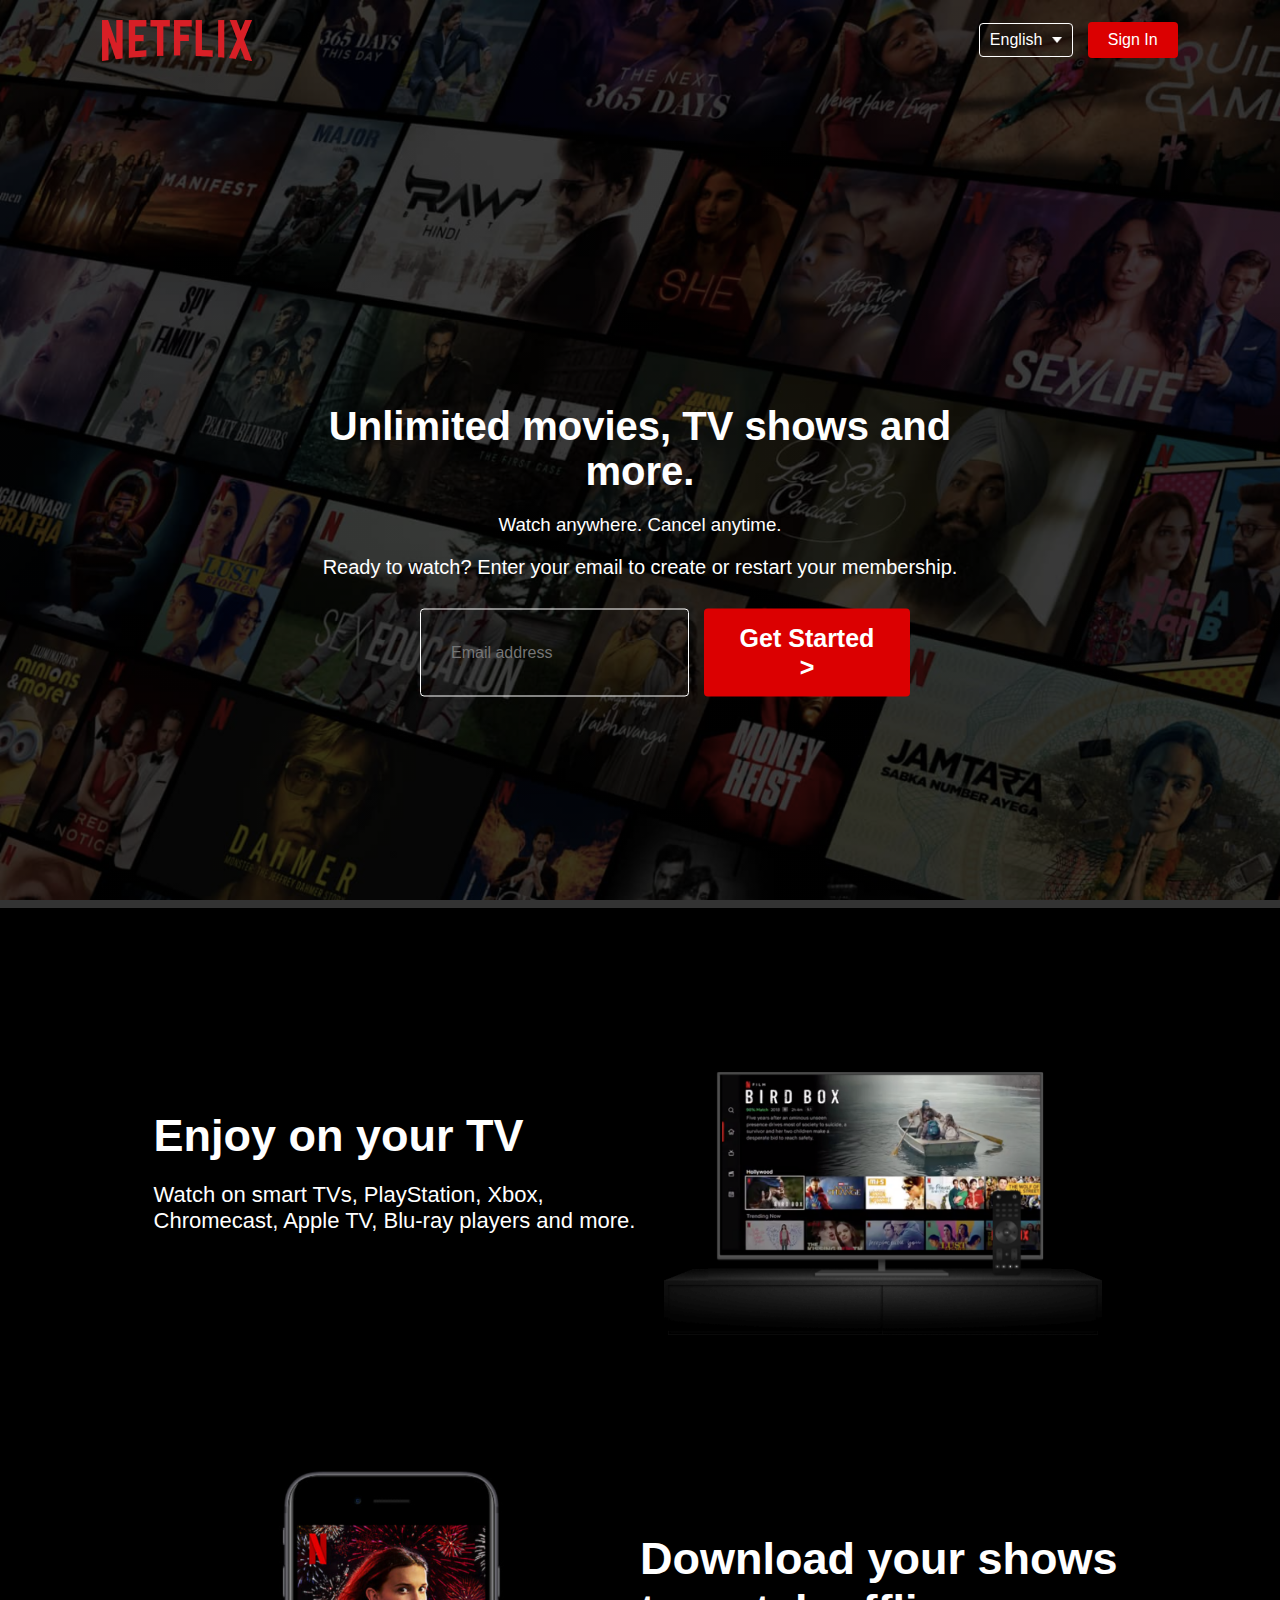
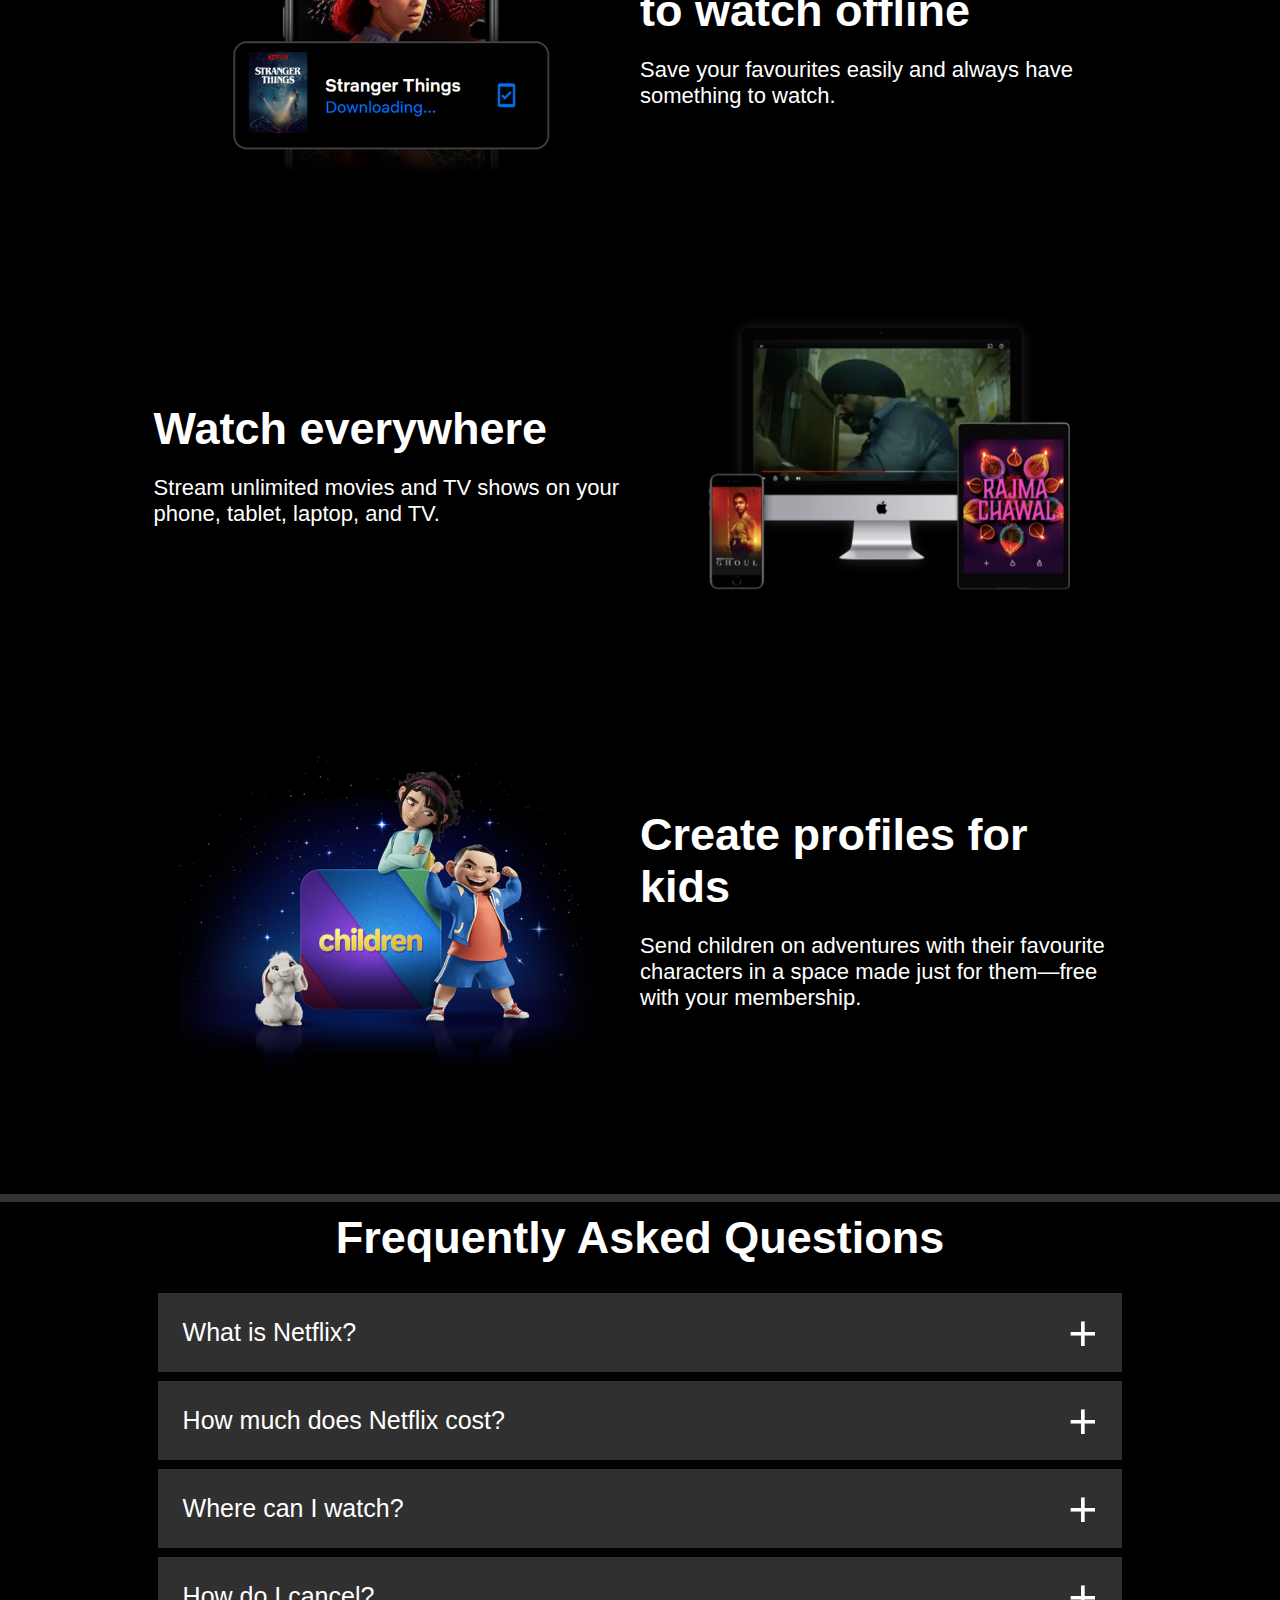
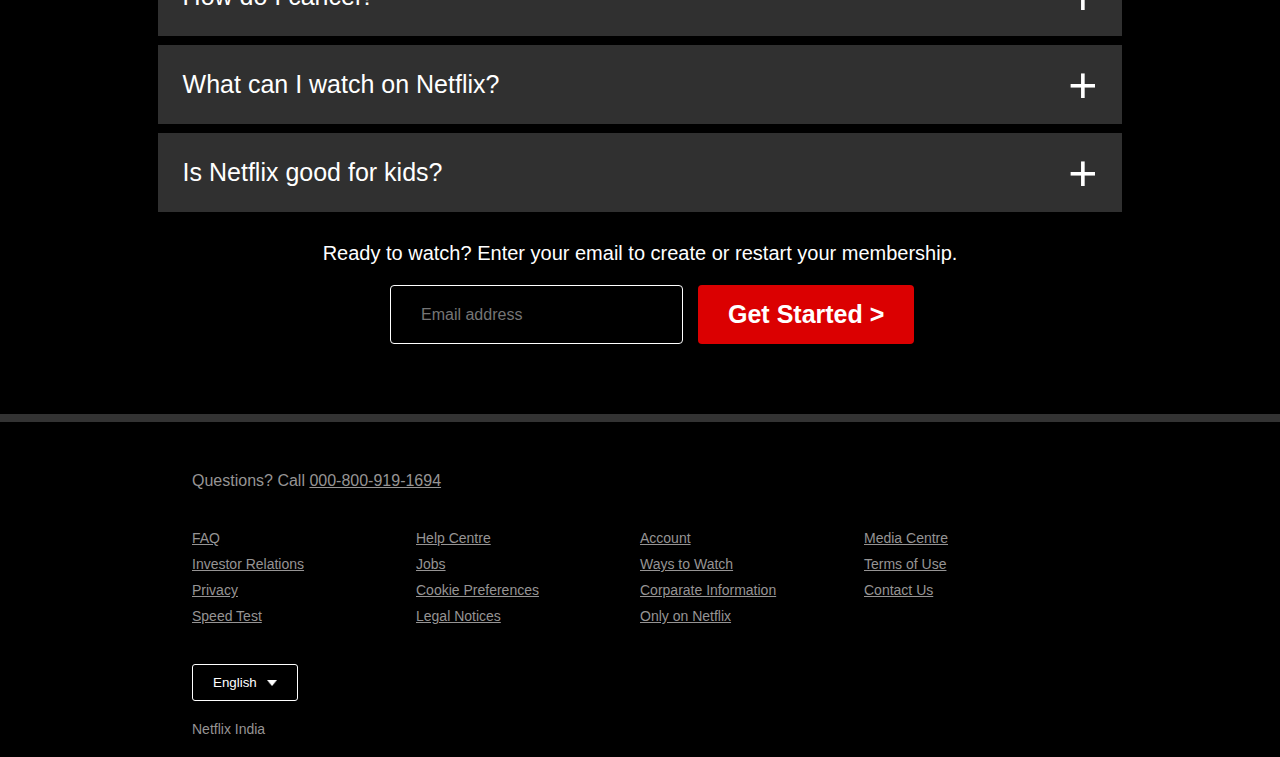
<file: Netflix Clone/index.html>
<!DOCTYPE html>
<html lang="en">
<head>
    <meta charset="UTF-8">
    <meta name="viewport" content="width=device-width, initial-scale=1.0">
    <title>Netflix Clone</title>
    <link rel="stylesheet" href="style.css">
</head>
<body>
    <div class="header">
        <nav>
            <img src="img/logo.png" class="logo">
            <div>
                <button class="language-btn">English <img src="img/down-icon.png"></button>
                <button>Sign In</button>
            </div>
        </nav>
        <div class="header-content">
            <h1>Unlimited movies, TV shows and more.</h1>
            <h3>Watch anywhere. Cancel anytime.</h3>
            <p>Ready to watch? Enter your email to create or restart your membership.</p>
            <form class="email-signup">
                <input type="email" placeholder="Email address" class="email" required>
                <button type="submit">Get Started ></button>
            </form>
        </div>
    </div>
<!-----------------features-1------------------->
<div class="features">
    <div class="row">
        <div class="text-col">
            <h2><b>Enjoy on your TV</b></h2>
            <p>Watch on smart TVs, PlayStation, Xbox, Chromecast, Apple TV, Blu-ray players and more.</p>
        </div>
        <div class="img-col">
            <img src="img/feature-1.png">
        </div>
    </div>

<!-----------------features-2------------------->
    <div class="row">
        <div class="img-col">
            <img src="img/feature-2.png">
        </div>
        <div class="text-col">
            <h2><b>Download your shows to watch offline</b></h2>
            <p>Save your favourites easily and always have something to watch.</p>
        </div>
        
    </div>

<!-----------------features-3------------------->
    <div class="row">
        <div class="text-col">
            <h2><b>Watch everywhere</b></h2>
            <p>Stream unlimited movies and TV shows on your phone, tablet, laptop, and TV.</p>
        </div>
        <div class="img-col">
            <img src="img/feature-3.png">
        </div>
    </div>

<!-----------------features-4------------------->

    <div class="row">
        <div class="img-col">
            <img src="img/feature-4.png">
        </div>
        <div class="text-col">
            <h2><b>Create profiles for kids</b></h2>
            <p>Send children on adventures with their favourite characters in a space made just for them—free with your membership.</p>
        </div>
        
    </div>
</div>
<!--------------------FAQ----------------------------->
<div class="faq">
    <h2><b>Frequently Asked Questions</b></h2>
    <ul class="accordion">
        <li>
            <input type="radio" name="accordion" id="first">
            <label for="first">What is Netflix?</label>
            <div class="content">
                <p>Netflix is a streaming service that offers a wide variety of award-winning TV shows, movies, anime, documentaries and more – on thousands of internet-connected devices.<br><br>
              
                You can watch as much as you want, whenever you want, without a single ad – all for one low monthly price. There's always something new to discover, and new TV shows and movies are added every week!</p>
            </div>
        </li>
        <li>
            <input type="radio" name="accordion" id="second">
            <label for="second">How much does Netflix cost?</label>
            <div class="content">
                <p>Watch Netflix on your smartphone, tablet, Smart TV, laptop, or streaming device, all for one fixed monthly fee. Plans range from ₹149 to ₹649 a month. No extra costs, no contracts.</p>
            </div>
        </li>
        <li>
            <input type="radio" name="accordion" id="third">
            <label for="third">Where can I watch?</label>
            <div class="content">
                <p>Watch anywhere, anytime. Sign in with your Netflix account to watch instantly on the web at netflix.com from your personal computer or on any internet-connected device that offers the Netflix app, including smart TVs, smartphones, tablets, streaming media players and game consoles.<br><br>
           
                You can also download your favourite shows with the iOS, Android, or Windows 10 app. Use downloads to watch while you're on the go and without an internet connection. Take Netflix with you anywhere.</p>
            </div>
        </li>
        <li>
            <input type="radio" name="accordion" id="fourth">
            <label for="fourth">How do I cancel?</label>
            <div class="content">
                <p>Netflix is flexible. There are no annoying contracts and no commitments. You can easily cancel your account online in two clicks. There are no cancellation fees – start or stop your account anytime.</p>
            </div>
        </li>
        <li>
            <input type="radio" name="accordion" id="fifth">
            <label for="fifth">What can I watch on Netflix?</label>
            <div class="content">
                <p>Netflix has an extensive library of feature films, documentaries, TV shows, anime, award-winning Netflix originals, and more. Watch as much as you want, anytime you want.</p>
            </div>
        </li>
        <li>
            <input type="radio" name="accordion" id="sixth">
            <label for="sixth">Is Netflix good for kids?</label>
            <div class="content">
                <p>The Netflix Kids experience is included in your membership to give parents control while kids enjoy family-friendly TV shows and films in their own space.<br><br>

                Kids profiles come with PIN-protected parental controls that let you restrict the maturity rating of content kids can watch and block specific titles you don’t want kids to see.</p>
            </div>
        </li>
    </ul>
    <p>Ready to watch? Enter your email to create or restart your membership.</p>
    <form class="email-signup">
        <input type="email" placeholder="Email address" class="email" required>
        <button type="submit">Get Started ></button>
    </form>
</div>
<!---------------------------------------footer------------------------------>
<div class="footer">
    <h2>Questions? Call <a href="#">000-800-919-1694</a></h2>
    <div class="row">
        <div class="col">
            <a href="#">FAQ</a>
            <a href="#">Investor Relations</a>
            <a href="#">Privacy</a>
            <a href="#">Speed Test</a>
        </div>
        <div class="col">
            <a href="#">Help Centre</a>
            <a href="#">Jobs</a>
            <a href="#">Cookie Preferences</a>
            <a href="#">Legal Notices</a>
            
        </div>
        <div class="col">
            <a href="#">Account</a>
            <a href="#">Ways to Watch</a>
            <a href="#">Corparate Information</a>
            <a href="#">Only on Netflix</a>
            
        </div>
        <div class="col">
            <a href="#">Media Centre</a>
            <a href="#">Terms of Use</a>
            <a href="#">Contact Us</a>
            
        </div>
    </div>
    <button class="language-btn">English <img src="img/down-icon.png"></button>
    <p class="copyright-text">Netflix India</p>
</div>
</body>
</html>
</file>
<file: Netflix Clone/style.css>
*{
    padding:0;
    margin:0;
    font-family:'Poppins',sans-serif;
    box-sizing: border-box;
}
body{
    background:#000;
    color:#fff;
}
.header{
    width:100%;
    height:100vh;
    background-image: linear-gradient(rgba(0,0,0,0.7),rgba(0,0,0,0.7)),url(img/header-image.png);
    background-size:cover;
    background-position:center;
    position:relative;
    padding:10px 8%;
}
nav{
    display:flex;
    align-items:center;
    justify-content:space-between;
    padding:10px 0;
}
.logo{
    width:150px;
    cursor:pointer;
}
nav button{
    border:0;
    outline:0;
    background:#db0001;
    color:#fff;
    padding:9px 20px;
    font-size:16px;
    border-radius:4px;
    margin-left:10px;
    cursor:pointer;

}
.language-btn{
    display:inline-flex;
    align-items:center;
    background:transparent;
    border:1px solid #fff;
    padding:7px 10px;
}
.language-btn img{
    width:10px;
    margin-left:10px;
}
.header-content{
    position:absolute;
    top:50%;
    left:50%;
    transform:translate(-50%,-50%);
    text-align:center;
    margin-top:100px;
}
.header-content h1{
    font-size:40px;
    font-weight:600;
    margin-bottom:20px;
}
.header-content h3{
    font-weight:400;
    margin-bottom:20px;
}
.header-content p{
    font-size:20px;
}
.email-signup{
    border-radius:4px;
    display:flex;
    align-items:auto;
    margin-top:30px; 
}
.email-signup input{
    background:transparent;
    flex:0.9;
    border:#fff solid 1px;
    border-radius:4px;
    margin-left:100px;
    margin-right:15px;
    padding:15px 30px;
    
}
.email-signup input[placeholder]{
    color:#fff;
    font-weight:500;
    font-size:16px;
}
.email-signup button{
    background:#db0001;
    border:0;
    border-radius:4px;
    color:#fff;
    font-size:25px;
    font-weight:600;
    cursor:pointer;
    padding:15px 30px;
    margin-right:50px;
    
}
.features{
    padding:50px 12%;
    border-top:8px solid #333;
    font-size:22px;
}
.row{
    display:flex;
    width:100%;
    align-items:center;
    flex-wrap:wrap;
    padding:50px 0;
}
.text-col{
   flex-basis:50%;
   margin-bottom:20px;
}
.img-col{
    flex-basis:50%;
    margin-bottom:20px;
}
.img-col img{
    display:block;
    width:90%;
    margin:auto;
}
.features h2{
    font-size:45px;
    font-weight:600;
    margin-bottom:20px;
}
.features p{
    font-weight:250;
}
/*-------------------------FAQ-------------*/
.faq{
    padding:10px 12%;
    border-top:8px solid #333;
    text-align:center;
    font-size:18px;
}
.faq h2{
    font-size:45px;
    font-weight:600;
}
.accordion{
    margin:25px auto;
    width:100%;
    max-width:1500px;
}
.accordion li{
    list-style:none;
    width:100%;
    padding:4px;
}
.accordion li label{
    display:flex;
    align-items:center;
    padding:25px;
    font-size:25px;
    font-weight:500;
    background:#303030;
    margin-bottom:1px;
    cursor:pointer;
    position:relative;
}
label::after{
    content:'+';
    font-size:50px;
    position:absolute;
    right:25px;
    transition:transform 0.5s;
    
}
input[type="radio"]{
    display:none;
}
.accordion .content{
    background:#303030;
    text-align:left;
    padding:0 20px;
    /*text will be hideen*/
    max-height:0;
    overflow:hidden;
    font-size:24px;
}
/*if the input is checked means clicked then label and content 
will be displayed*/
.accordion input[type="radio"]:checked + label + .content{
max-height:600px;
padding:20px 20px;
}
.accordion input[type="radio"]:checked + label::after{
    /* rotate '+' symbol by 135 degrees*/
    transform:rotate(135deg);
}
.faq .email-signup{
    max-width:700px;
    margin:20px auto 60px;
}
.faq p{
    font-size:20px;
}

/*--------------------footer------------------------*/
.footer{
    padding:50px 15% 10px;
    border-top:8px solid #333;
    color:#969494;
}
.footer h2{
    font-size:16px;
    font-weight:400;
    margin-bottom:30px;
}
.footer h2 a{
    color:#969494;
}
.footer .col{
    flex-basis:25%;
    flex:1;
    margin-bottom:20px;
}
.footer .col a{
    display:block;
    color:#969494;
    font-size:14px;
    margin-bottom:10px;
}
.footer .row{
    align-items:flex-start;
    padding:10px 0;
}
.footer .language-btn{
    color:#fff;
    padding:10px 20px;
    border-radius:3px;
}
.copyright-text{
    font-size:14px;
    margin-top:20px;
    margin-bottom:10px;
}
/*------------------media-----------------------------*/
@media only screen and (max-width:600px){
    .logo{
        width:100px;
    }
    nav button{
        padding:5px 10px;
    }
    nav .language-btn{
        padding:4px 8px;
    }
    .header-content{
        position:unset;
        transform:none;
        padding-top:150px;
    }
    .header-content h1{
        font-size:30px;
    }
    .email-signup{
        background:#fff;
    }
    .email-signup input{
        margin-left:10px;
    }
    .email-signup button{
        background:#db0001;
        color:#fff;
        font-size:small;
        margin-right:20px;
        padding: 5px 10px;
    }
    .text-col, .img-col{
        flex-basis:100%;
    }
    .features h2{
        font-size:30px;
    }
    .features p{
        font-size:15px;
    }
    .features .row:nth-child(2),.row:nth-child(4){
        flex-direction:column-reverse;
    }
    .features .row{
        padding:10px 0;
    }
    .faq h2{
        font-size:30px;
    }
    .accordion p{
        font-size:14px;
    }
    .accordion li label{
        padding:10px;
        font-size:14px;
    }
    label::after{
        font-size:22px;
    }
    .footer .language-btn{
        color:#fff;
        margin-right:20px;
        padding: 5px 10px;
    }
    .footer .col{
        flex-basis:100%;
    }
}
</file>
